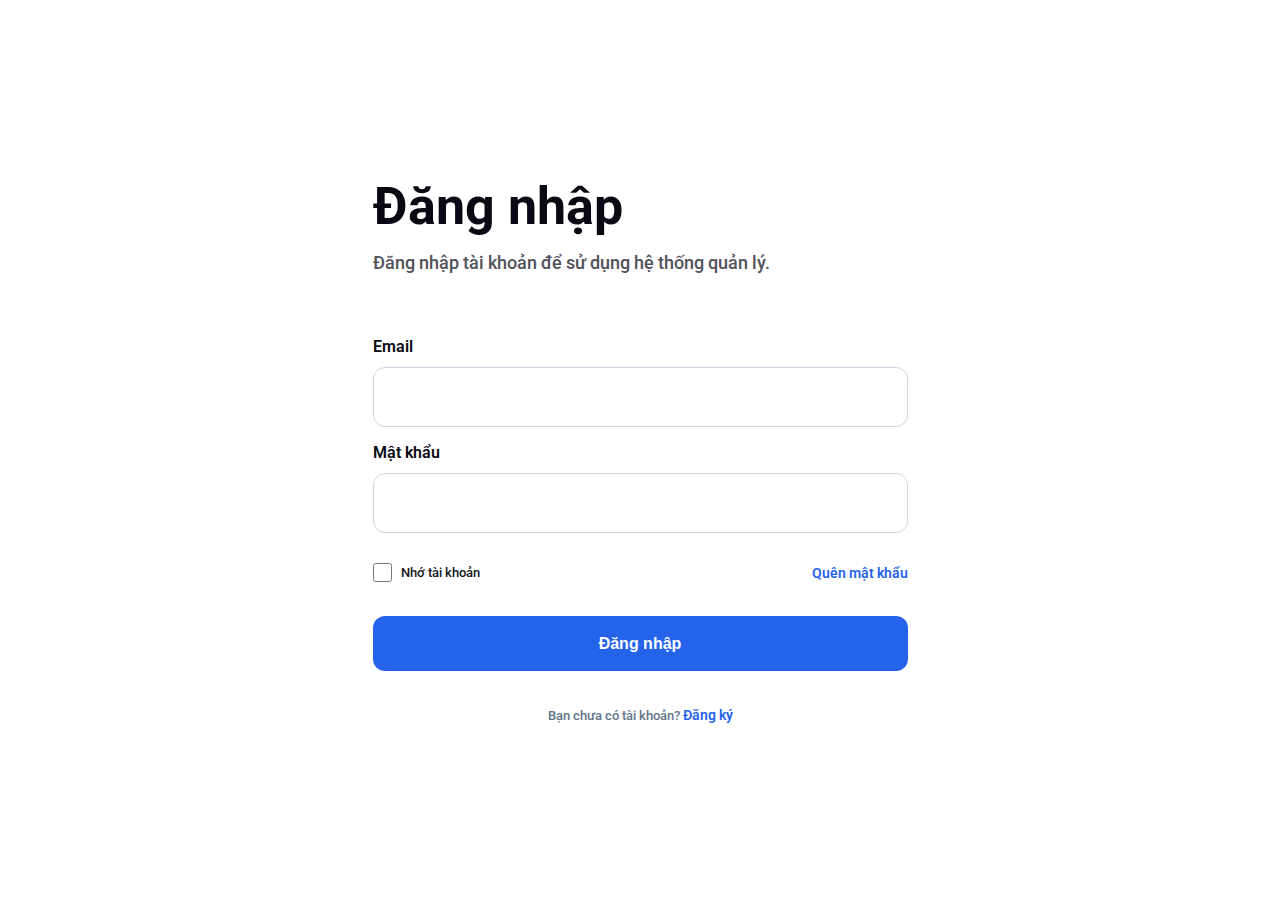
<file: pages/login.html>
<!DOCTYPE html>
<html lang="en">
  <head>
    <meta charset="UTF-8" />
    <meta name="viewport" content="width=device-width, initial-scale=1.0" />
    <title>Document</title>
    <link rel="stylesheet" href="../css/style.css" />
    <link rel="stylesheet" href="../css/login.css" />
  </head>
  <body>
    <div class="login-container">
      <form class="form">
        <header class="form-header">
          <h3 class="title">Đăng nhập</h3>
          <p class="description">
            Đăng nhập tài khoản để sử dụng hệ thống quản lý.
          </p>
        </header>
        <main class="form-body">
          <div class="form-group">
            <label class="form-label" for="">Email</label>
            <input class="form-input" />
          </div>

          <div class="form-group">
            <label class="form-label" for="">Mật khẩu</label>
            <input class="form-input" />
          </div>
        </main>

        <div class="form-function">
          <div class="remember-account">
            <input class="input-checkbox" type="checkbox" />
            <span>Nhớ tài khoản</span>
          </div>
          <div class="forgot-account">
            <a href="">Quên mật khẩu</a>
          </div>
        </div>

        <footer class="form-footer">
          <button class="form-button">Đăng nhập</button>
          <p class="form-redirect">
            <span
              >Bạn chưa có tài khoản?
              <a href="./register.html">Đăng ký</a></span
            >
          </p>
        </footer>
      </form>
    </div>
  </body>
</html>
</file>
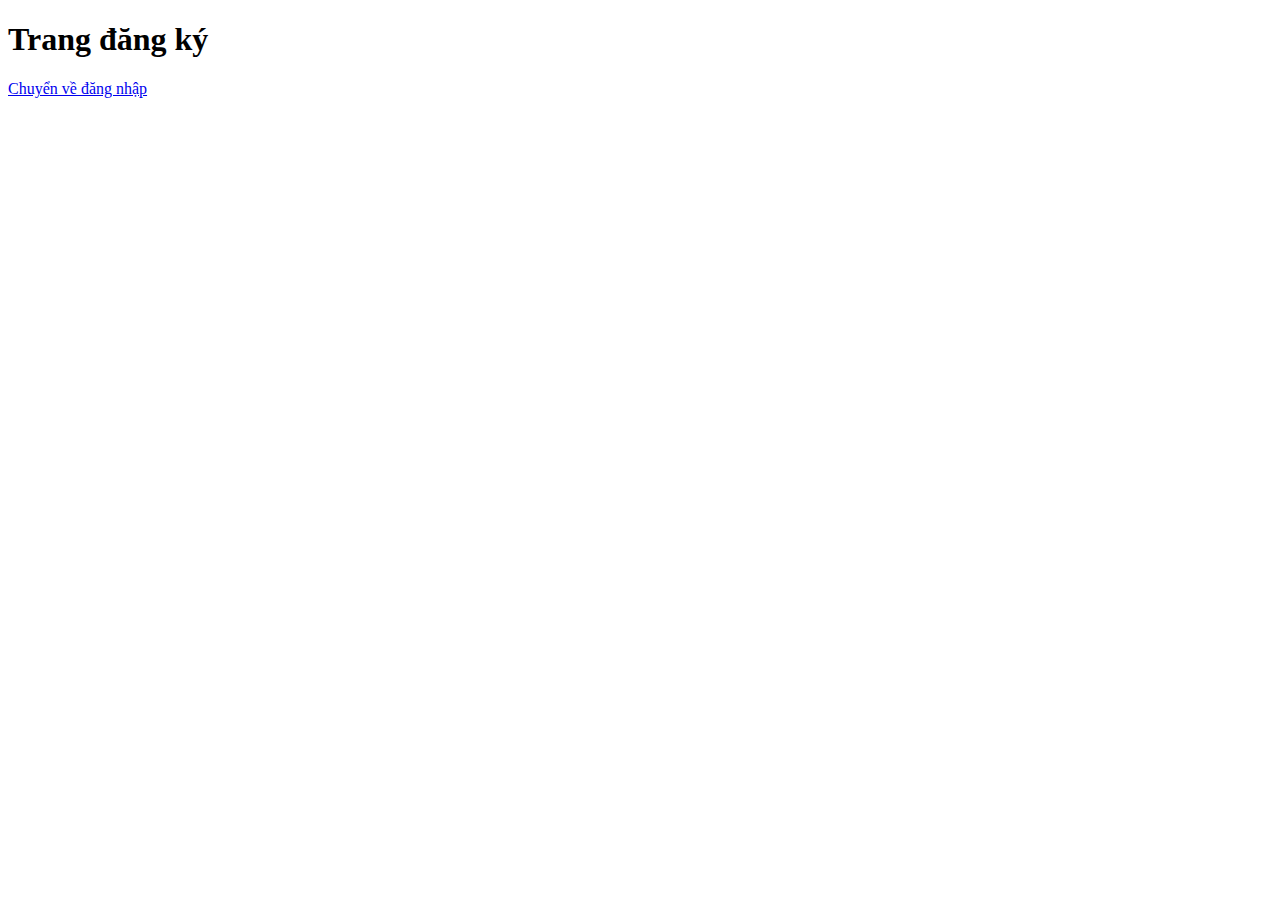
<file: pages/register.html>
<!DOCTYPE html>
<html lang="en">
  <head>
    <meta charset="UTF-8" />
    <meta name="viewport" content="width=device-width, initial-scale=1.0" />
    <title>Document</title>
  </head>
  <body>
    <h1>Trang đăng ký</h1>
    <a href="./login.html">Chuyển về đăng nhập</a>
  </body>
</html>
</file>
<file: css/style.css>
/* Đây là các style sẽ áp dung chung giành cho các trang trong dự án */

@import url("https://fonts.googleapis.com/css2?family=Noto+Sans+KR&family=Noto+Sans:ital,wght@0,100..900;1,100..900&family=Roboto:ital,wght@0,100;0,300;0,400;0,500;0,700;0,900;1,100;1,300;1,400;1,500;1,700;1,900&display=swap");

:root {
  --background-white: #ffffff;
}

* {
  margin: 0;
  padding: 0;
  box-sizing: border-box;
}

body {
  font-family: "Roboto", sans-serif;
  font-size: 16px;
}

.container {
  display: flex;
}

.menu {
  width: 240px;
  background-color: #f6f8f9;
  height: 100vh;
}

.menu .logo-image {
  display: flex;
  justify-content: center;
  height: 56px;
  align-items: center;
}

.active,
.active i {
  background-color: #d7edff;
  font-weight: 600;
  color: #0e73f6 !important;
}

.list-link {
  display: flex;
  flex-direction: column;
  gap: 8px;
  padding: 14px 16px;
}

.link-item {
  height: 32px;
  list-style: none;
  display: flex;
  align-items: center;
  gap: 8px;
  padding: 8px 12px;
  border-radius: 8px;
  text-decoration: none;
}

.link-item:hover {
  background-color: rgba(0, 0, 0, 0.1);
}

.link-item i {
  color: #3f3f46;
}

.main {
  display: flex;
  flex-direction: column;
  flex: 1;
}

.header {
  background-color: var(--background-white);
  height: 56px;
  border-bottom: 1px solid #e5e9eb;
  padding: 0 24px;
  display: flex;
  align-items: center;
  justify-content: flex-end;
  gap: 12px;
}

.main-content {
  background-color: var(--background-white);
  flex: 1;
  padding: 24px;
}

.overlay {
  height: 100vh;
  display: flex;
  align-items: center;
  justify-content: center;
  position: fixed;
  inset: 0;
  background-color: rgba(0, 0, 0, 0.5);
}
</file>
<file: css/login.css>
.login-container {
  display: flex;
  align-items: center;
  justify-content: center;
  height: 100vh;
}

.form {
  width: 535px;
}

.form-header {
  margin-bottom: 64px;
}

.title {
  color: #090914;
  font-size: 52px;
  font-weight: bold;
  margin-bottom: 15px;
}

.description {
  color: #52525b;
  font-size: 18px;
  font-weight: 500;
}

.form-body {
  display: flex;
  flex-direction: column;
  gap: 16px;
  margin-bottom: 30px;
}

.form-group {
  display: flex;
  flex-direction: column;
  gap: 11px;
}

.form-label {
  color: #090914;
  font-size: 16px;
  font-weight: 600;
}
.form-input {
  height: 60px;
  width: 100%;
  border-radius: 12px;
  border: 1px solid #cbd5e1;
  outline: none;
  padding: 0 16px;
}

.form-function {
  display: flex;
  justify-content: space-between;
  align-items: center;
  margin-bottom: 34px;
}

.remember-account {
  display: flex;
  align-items: center;
  gap: 9px;
}

.input-checkbox {
  height: 19px;
  width: 19px;
}

.remember-account span {
  color: #18181b;
  font-size: 13px;
  font-weight: 500;
}

.form-button {
  height: 55px;
  background-color: #2563eb;
  border-radius: 12px;
  width: 100%;
  color: #fff;
  font-size: 16px;
  font-weight: bold;
  border: 1px solid transparent;
  cursor: pointer;
  margin-bottom: 34px;
}

.form-redirect {
  text-align: center;
}

.form-redirect span {
  color: #64748b;
  font-size: 13px;
  font-weight: 500;
}

.form-redirect a,
.forgot-account a {
  color: #2563eb;
  font-weight: 600;
  font-size: 14px;
  text-decoration: none;
}
</file>
